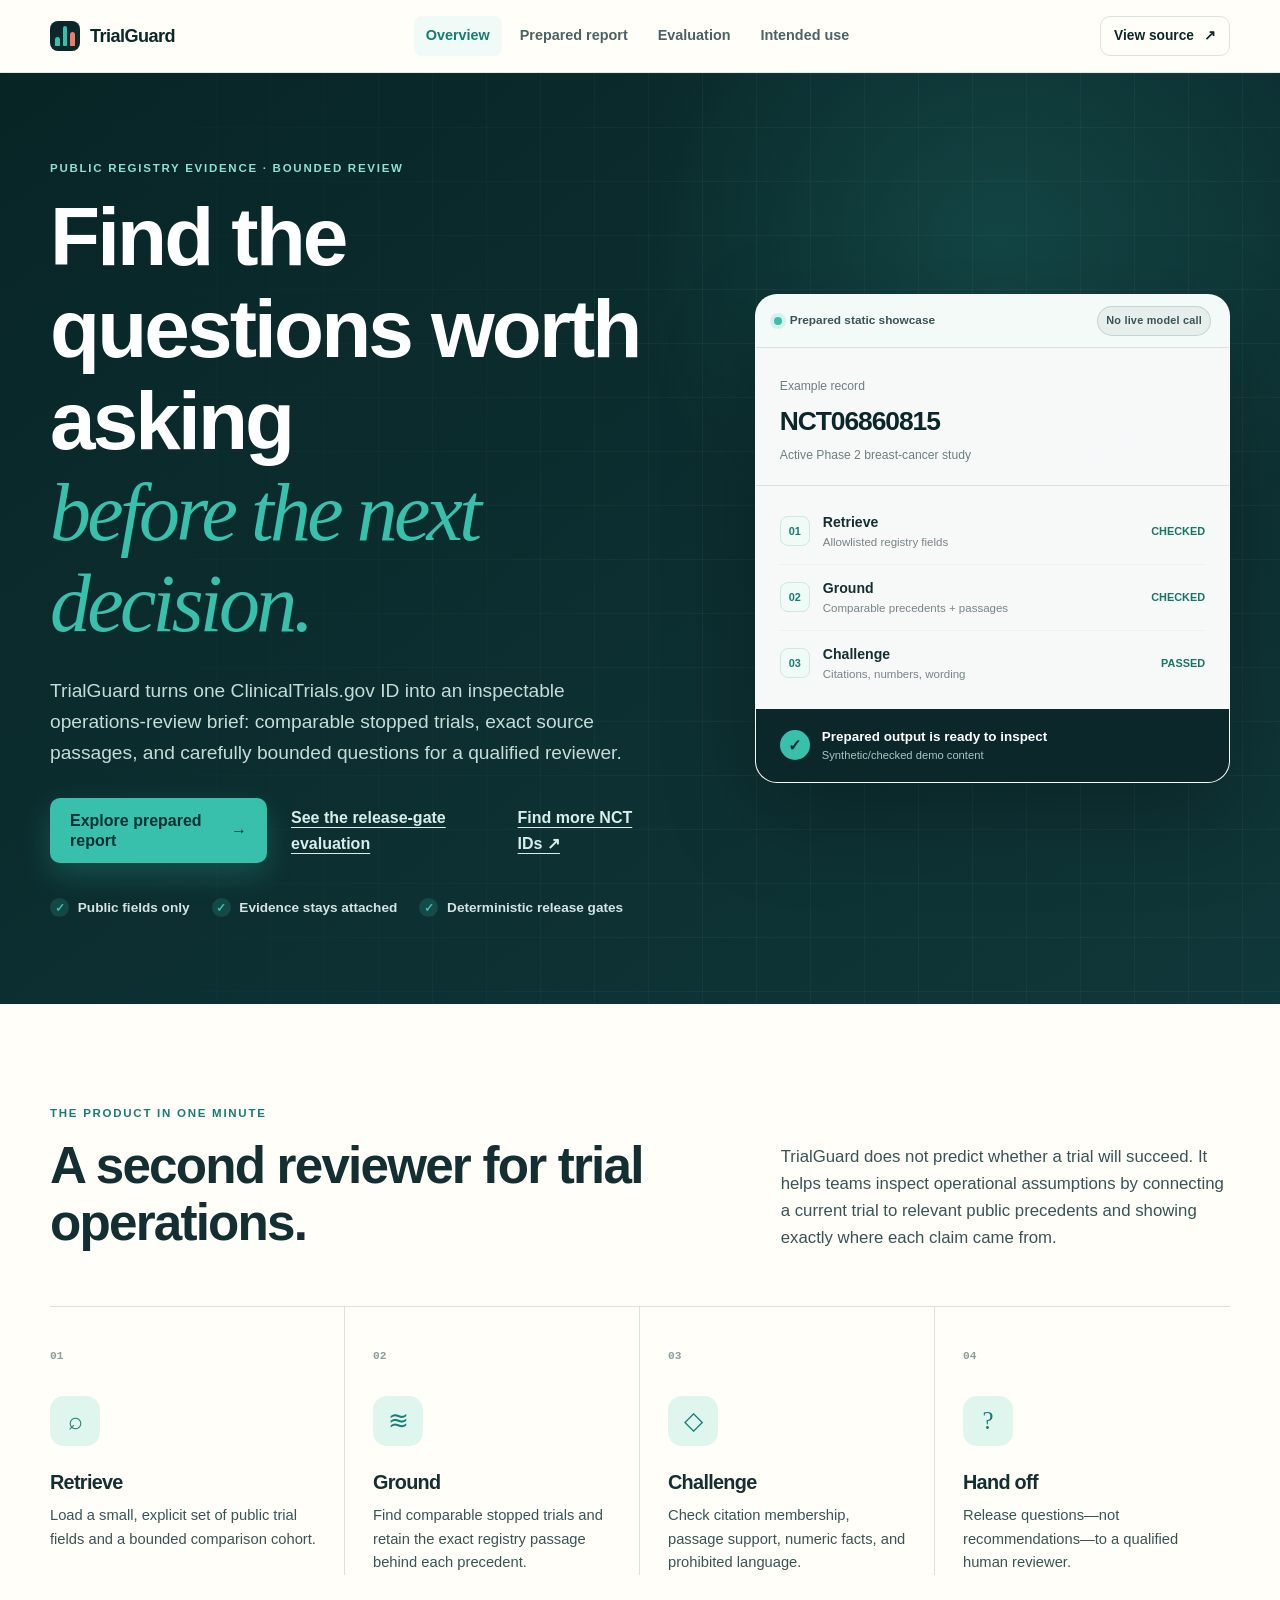
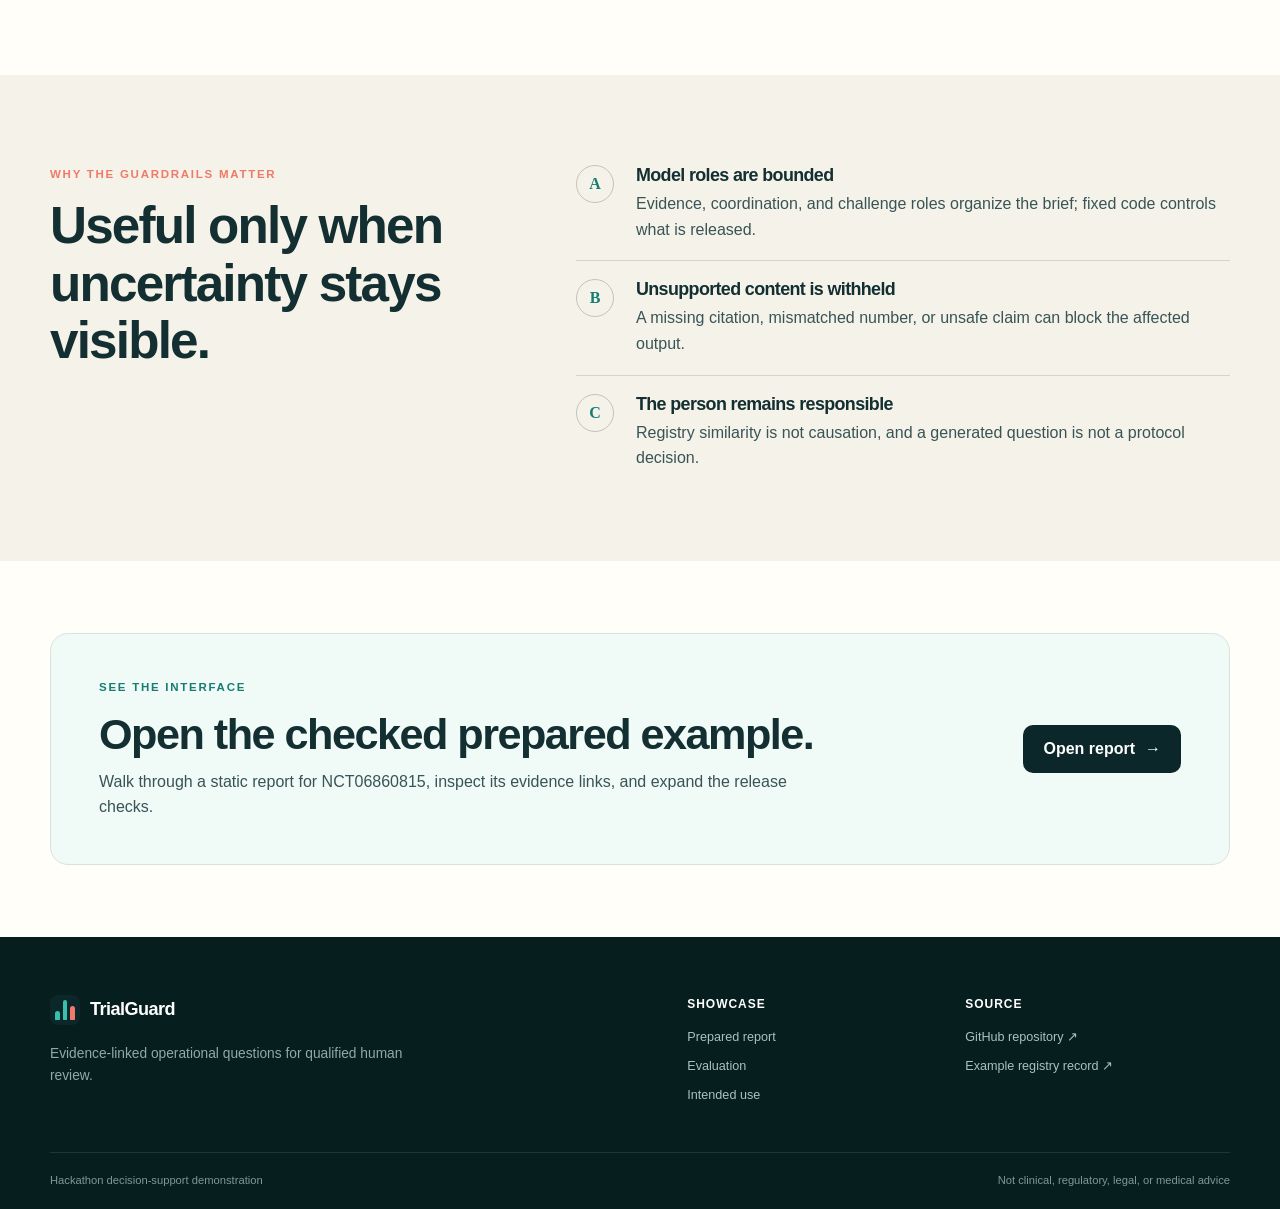
<file: docs/index.html>
<!doctype html>
<html lang="en">
  <head>
    <meta charset="utf-8">
    <meta name="viewport" content="width=device-width, initial-scale=1">
    <meta
      name="description"
      content="TrialGuard is an evidence-linked second review for clinical-trial operations. Explore a checked static demonstration and its release-gate evaluation."
    >
    <meta name="theme-color" content="#0b2729">
    <title>TrialGuard · Evidence-linked trial review</title>
    <link
      rel="icon"
      href="data:image/svg+xml,%3Csvg%20xmlns='http://www.w3.org/2000/svg'%20viewBox='0%200%2064%2064'%3E%3Crect%20rx='14'%20width='64'%20height='64'%20fill='%230b2729'/%3E%3Cpath%20d='M16%2044V30M32%2044V16M48%2044V25'%20stroke='%2338c0ad'%20stroke-width='9'%20stroke-linecap='round'/%3E%3C/svg%3E"
    >
    <link rel="stylesheet" href="styles.css">
    <script>document.documentElement.classList.add("js");</script>
    <script src="app.js" defer></script>
  </head>
  <body>
    <a class="skip-link" href="#main-content">Skip to content</a>

    <header class="site-header">
      <div class="shell header-inner">
        <a class="brand" href="#overview" data-route="overview" aria-label="TrialGuard home">
          <span class="brand-mark" aria-hidden="true">
            <span></span><span></span><span></span>
          </span>
          <span>TrialGuard</span>
        </a>

        <nav class="site-nav" aria-label="Primary navigation">
          <a href="#overview" data-route="overview">Overview</a>
          <a href="#report" data-route="report">Prepared report</a>
          <a href="#evaluation" data-route="evaluation">Evaluation</a>
          <a href="#boundary" data-route="boundary">Intended use</a>
        </nav>

        <a
          class="button button-small button-ghost"
          href="https://github.com/shubhamkragrawal/TrialGuard"
          target="_blank"
          rel="noopener noreferrer"
        >
          View source
          <span aria-hidden="true">↗</span>
        </a>
      </div>
    </header>

    <noscript>
      <div class="noscript-notice">
        JavaScript is off. All showcase sections remain readable below, but page-style navigation is disabled.
      </div>
    </noscript>

    <main id="main-content" tabindex="-1">
      <section class="page is-active" data-page="overview" aria-labelledby="overview-title">
        <div class="hero">
          <div class="hero-grid shell">
            <div class="hero-copy">
              <p class="eyebrow eyebrow-light">Public registry evidence · bounded review</p>
              <h1 id="overview-title">
                Find the questions worth asking
                <em>before the next decision.</em>
              </h1>
              <p class="hero-lede">
                TrialGuard turns one ClinicalTrials.gov ID into an inspectable
                operations-review brief: comparable stopped trials, exact source
                passages, and carefully bounded questions for a qualified reviewer.
              </p>
              <div class="hero-actions">
                <a class="button button-primary" href="#report" data-route="report">
                  Explore prepared report
                  <span aria-hidden="true">→</span>
                </a>
                <a class="text-link text-link-light" href="#evaluation" data-route="evaluation">
                  See the release-gate evaluation
                </a>
                <a
                  class="text-link text-link-light"
                  href="https://clinicaltrials.gov/search"
                  target="_blank"
                  rel="noopener noreferrer"
                >
                  Find more NCT IDs
                  <span aria-hidden="true">↗</span>
                </a>
              </div>
              <ul class="proof-list" aria-label="Product safeguards">
                <li><span aria-hidden="true">✓</span> Public fields only</li>
                <li><span aria-hidden="true">✓</span> Evidence stays attached</li>
                <li><span aria-hidden="true">✓</span> Deterministic release gates</li>
              </ul>
            </div>

            <aside class="hero-card" aria-label="TrialGuard review preview">
              <div class="hero-card-topline">
                <span class="live-dot" aria-hidden="true"></span>
                <span>Prepared static showcase</span>
                <span class="chip">No live model call</span>
              </div>
              <div class="trial-preview">
                <span class="micro-label">Example record</span>
                <strong>NCT06860815</strong>
                <p>Active Phase 2 breast-cancer study</p>
              </div>
              <ol class="mini-trace">
                <li>
                  <span class="trace-icon" aria-hidden="true">01</span>
                  <div><strong>Retrieve</strong><small>Allowlisted registry fields</small></div>
                  <span class="trace-state">Checked</span>
                </li>
                <li>
                  <span class="trace-icon" aria-hidden="true">02</span>
                  <div><strong>Ground</strong><small>Comparable precedents + passages</small></div>
                  <span class="trace-state">Checked</span>
                </li>
                <li>
                  <span class="trace-icon" aria-hidden="true">03</span>
                  <div><strong>Challenge</strong><small>Citations, numbers, wording</small></div>
                  <span class="trace-state">Passed</span>
                </li>
              </ol>
              <div class="hero-card-result">
                <span aria-hidden="true">✓</span>
                <div>
                  <strong>Prepared output is ready to inspect</strong>
                  <small>Synthetic/checked demo content</small>
                </div>
              </div>
            </aside>
          </div>
        </div>

        <div class="shell section">
          <div class="section-heading split-heading">
            <div>
              <p class="eyebrow">The product in one minute</p>
              <h2>A second reviewer for trial operations.</h2>
            </div>
            <p>
              TrialGuard does not predict whether a trial will succeed. It helps
              teams inspect operational assumptions by connecting a current trial
              to relevant public precedents and showing exactly where each claim came from.
            </p>
          </div>

          <ol class="process-grid">
            <li>
              <span class="process-number">01</span>
              <div class="process-symbol" aria-hidden="true">⌕</div>
              <h3>Retrieve</h3>
              <p>Load a small, explicit set of public trial fields and a bounded comparison cohort.</p>
            </li>
            <li>
              <span class="process-number">02</span>
              <div class="process-symbol" aria-hidden="true">≋</div>
              <h3>Ground</h3>
              <p>Find comparable stopped trials and retain the exact registry passage behind each precedent.</p>
            </li>
            <li>
              <span class="process-number">03</span>
              <div class="process-symbol" aria-hidden="true">◇</div>
              <h3>Challenge</h3>
              <p>Check citation membership, passage support, numeric facts, and prohibited language.</p>
            </li>
            <li>
              <span class="process-number">04</span>
              <div class="process-symbol" aria-hidden="true">?</div>
              <h3>Hand off</h3>
              <p>Release questions—not recommendations—to a qualified human reviewer.</p>
            </li>
          </ol>
        </div>

        <div class="trust-band">
          <div class="shell trust-grid">
            <div>
              <p class="eyebrow eyebrow-coral">Why the guardrails matter</p>
              <h2>Useful only when uncertainty stays visible.</h2>
            </div>
            <div class="trust-points">
              <article>
                <span aria-hidden="true">A</span>
                <div>
                  <h3>Model roles are bounded</h3>
                  <p>Evidence, coordination, and challenge roles organize the brief; fixed code controls what is released.</p>
                </div>
              </article>
              <article>
                <span aria-hidden="true">B</span>
                <div>
                  <h3>Unsupported content is withheld</h3>
                  <p>A missing citation, mismatched number, or unsafe claim can block the affected output.</p>
                </div>
              </article>
              <article>
                <span aria-hidden="true">C</span>
                <div>
                  <h3>The person remains responsible</h3>
                  <p>Registry similarity is not causation, and a generated question is not a protocol decision.</p>
                </div>
              </article>
            </div>
          </div>
        </div>

        <div class="shell section compact-section">
          <div class="cta-panel">
            <div>
              <p class="eyebrow">See the interface</p>
              <h2>Open the checked prepared example.</h2>
              <p>
                Walk through a static report for NCT06860815, inspect its evidence
                links, and expand the release checks.
              </p>
            </div>
            <a class="button button-dark" href="#report" data-route="report">
              Open report <span aria-hidden="true">→</span>
            </a>
          </div>
        </div>
      </section>

      <section class="page" data-page="report" aria-labelledby="report-title">
        <div class="context-bar">
          <div class="shell context-inner">
            <a href="#overview" data-route="overview">← Back to overview</a>
            <div>
              <span class="status-pill status-pill-demo">
                <span aria-hidden="true"></span>
                Static prepared example
              </span>
              <button class="copy-button" type="button" data-copy-link aria-label="Copy link to prepared report">
                Copy link
              </button>
            </div>
          </div>
        </div>

        <div class="shell report-shell">
          <div class="demo-disclosure" role="note">
            <span class="disclosure-icon" aria-hidden="true">i</span>
            <div>
              <strong>Synthetic/checked demonstration—not a live Bedrock run</strong>
              <p>
                This prepared interface uses NCT06860815 as the public example ID.
                The review narrative, comparison display, and pass states below are
                curated synthetic content for demonstrating TrialGuard’s checked
                output format. They must not be treated as a current assessment of the trial.
              </p>
            </div>
          </div>

          <header class="report-header">
            <div>
              <div class="report-meta">
                <span class="eyebrow">Prepared evidence review</span>
                <span class="chip chip-light">Prospective framing</span>
              </div>
              <h1 id="report-title">Active Phase 2 breast-cancer study</h1>
              <div class="trial-identity">
                <a
                  href="https://clinicaltrials.gov/study/NCT06860815"
                  target="_blank"
                  rel="noopener noreferrer"
                >
                  NCT06860815 <span aria-hidden="true">↗</span>
                </a>
                <span>Recruiting</span>
                <span>Phase 2</span>
              </div>
            </div>
            <div class="release-card" role="status">
              <span class="release-icon" aria-hidden="true">✓</span>
              <div>
                <small>Prepared release state</small>
                <strong>Approved for demonstration</strong>
                <p>The synthetic citations, facts, schema, and wording below passed the showcase checks.</p>
              </div>
            </div>
          </header>

          <div class="report-layout">
            <div class="report-main">
              <section class="report-section" aria-labelledby="snapshot-title">
                <div class="numbered-title">
                  <span>01</span>
                  <div>
                    <p class="eyebrow">Public-record snapshot</p>
                    <h2 id="snapshot-title">Trial at a glance</h2>
                  </div>
                </div>
                <p class="section-note">
                  Minimal registry descriptors are shown for orientation. This static
                  page does not claim a fresh retrieval timestamp.
                </p>
                <div class="fact-grid">
                  <article class="fact-card fact-card-wide">
                    <small>Condition area</small>
                    <div class="tag-row"><span>Breast cancer</span></div>
                  </article>
                  <article class="fact-card">
                    <small>Study phase</small>
                    <strong>Phase 2</strong>
                  </article>
                  <article class="fact-card">
                    <small>Registry status</small>
                    <strong>Recruiting</strong>
                  </article>
                  <article class="fact-card">
                    <small>Review framing</small>
                    <strong>Prospective</strong>
                  </article>
                  <article class="fact-card">
                    <small>Source</small>
                    <strong>ClinicalTrials.gov</strong>
                  </article>
                </div>
              </section>

              <section class="report-section" aria-labelledby="cohort-title">
                <div class="numbered-title">
                  <span>02</span>
                  <div>
                    <p class="eyebrow">Synthetic comparison display</p>
                    <h2 id="cohort-title">Bounded cohort context</h2>
                  </div>
                </div>
                <div class="cohort-panel">
                  <div class="cohort-topline">
                    <div>
                      <span class="status-pill status-pill-demo">Illustrative fixture</span>
                      <p>Designed to show how complete retrieval and denominators would be disclosed.</p>
                    </div>
                    <div class="withheld-metric">
                      <small>Live cohort rate</small>
                      <strong>Not claimed</strong>
                      <span>Static showcase</span>
                    </div>
                  </div>
                  <div class="filter-row" aria-label="Illustrative comparison filters">
                    <span>Condition area: breast cancer</span>
                    <span>Phase: Phase 2</span>
                    <span>Status: resolved records</span>
                  </div>
                </div>
              </section>

              <section class="report-section" aria-labelledby="evidence-title">
                <div class="numbered-title">
                  <span>03</span>
                  <div>
                    <p class="eyebrow">Synthetic evidence card</p>
                    <h2 id="evidence-title">How a precedent stays inspectable</h2>
                  </div>
                </div>
                <article class="evidence-card" id="evidence-demo-01">
                  <div class="evidence-topline">
                    <span class="evidence-index">DEMO E01</span>
                    <span class="synthetic-badge">Synthetic/checked</span>
                  </div>
                  <h3>Illustrative comparable stopped-trial precedent</h3>
                  <p>
                    This card intentionally uses a synthetic source passage so the
                    static showcase cannot be mistaken for a live finding about NCT06860815.
                  </p>
                  <blockquote>
                    <span>Illustrative stop-reason passage</span>
                    “Enrollment was slower than anticipated.”
                  </blockquote>
                  <div class="source-row">
                    <code>protocolSection.statusModule.whyStopped</code>
                    <span>Fixture passage verified literally</span>
                  </div>
                </article>
              </section>

              <section class="report-section" aria-labelledby="question-title">
                <div class="numbered-title">
                  <span>04</span>
                  <div>
                    <p class="eyebrow">For qualified human review</p>
                    <h2 id="question-title">Question to examine</h2>
                  </div>
                </div>
                <article class="question-card">
                  <span class="question-number">01</span>
                  <div>
                    <span class="synthetic-badge">Synthetic/checked question</span>
                    <h3>
                      Which site-activation and enrollment assumptions should the
                      operations team stress-test before relying on the current recruitment plan?
                    </h3>
                    <p>
                      The illustrative precedent shows the intended reasoning pattern:
                      surface an operational topic, attach the evidence, and phrase the
                      output as a question rather than a recommendation.
                    </p>
                    <p class="uncertainty">
                      <strong>Uncertainty:</strong> Registry stop reasons are self-reported,
                      incomplete, and do not establish causation or transferability.
                    </p>
                    <a class="evidence-link" href="#evidence-demo-01">View supporting demo evidence ↑</a>
                  </div>
                </article>
              </section>
            </div>

            <aside class="report-sidebar" aria-label="Prepared report validation">
              <section class="sidebar-card">
                <div class="sidebar-heading">
                  <span class="agent-avatar" aria-hidden="true">C</span>
                  <div>
                    <small>Prepared challenge result</small>
                    <h2>Approved</h2>
                  </div>
                  <span class="approved-dot" aria-label="Approved"></span>
                </div>
                <p>
                  No unresolved finding remains in this curated synthetic example.
                </p>
                <div class="revision-row">
                  <span>Revision cycles</span><strong>0 / 1</strong>
                </div>
              </section>

              <section class="sidebar-card">
                <div class="sidebar-title-row">
                  <div>
                    <small>Deterministic gates</small>
                    <h2>Release checks</h2>
                  </div>
                  <strong class="check-score">4/4</strong>
                </div>
                <ul class="check-list">
                  <li>
                    <span aria-hidden="true">✓</span>
                    <div><strong>Citation membership</strong><small>Demo evidence ID resolves in this page.</small></div>
                    <em>Passed</em>
                  </li>
                  <li>
                    <span aria-hidden="true">✓</span>
                    <div><strong>Passage support</strong><small>Displayed quote matches its fixture passage.</small></div>
                    <em>Passed</em>
                  </li>
                  <li>
                    <span aria-hidden="true">✓</span>
                    <div><strong>Numeric facts</strong><small>No unsupported numeric claim is released.</small></div>
                    <em>Passed</em>
                  </li>
                  <li>
                    <span aria-hidden="true">✓</span>
                    <div><strong>Bounded language</strong><small>No causal, prescriptive, or go/no-go claim.</small></div>
                    <em>Passed</em>
                  </li>
                </ul>
              </section>

              <details class="sidebar-card trace-card">
                <summary>
                  <span><small>Inspectable metadata</small><strong>Prepared trace</strong></span>
                  <span aria-hidden="true">⌄</span>
                </summary>
                <ol>
                  <li><span>01</span><div><strong>Fixture loaded</strong><small>Local static content</small></div></li>
                  <li><span>02</span><div><strong>Evidence linked</strong><small>One synthetic passage</small></div></li>
                  <li><span>03</span><div><strong>Checks represented</strong><small>Four checked conditions</small></div></li>
                  <li><span>04</span><div><strong>Page rendered</strong><small>No external services called</small></div></li>
                </ol>
              </details>

              <div class="read-note">
                <span aria-hidden="true">i</span>
                <p><strong>Read with the source.</strong> Similarity is not causation, and registry data can be incomplete.</p>
              </div>
            </aside>
          </div>

          <div class="next-panel">
            <div>
              <p class="eyebrow">What was actually tested?</p>
              <h2>See the frozen seven-case release-gate suite.</h2>
            </div>
            <a class="button button-dark" href="#evaluation" data-route="evaluation">
              View evaluation <span aria-hidden="true">→</span>
            </a>
          </div>
        </div>
      </section>

      <section class="page" data-page="evaluation" aria-labelledby="evaluation-title">
        <div class="evaluation-hero">
          <div class="shell evaluation-hero-grid">
            <div>
              <p class="eyebrow eyebrow-light">Frozen synthetic test suite</p>
              <h1 id="evaluation-title">Seven cases.<br>Failures included.</h1>
              <p>
                TrialGuard was checked not only on a successful evidence-rich case,
                but also on situations where a responsible system should withhold,
                block, or reframe output.
              </p>
            </div>
            <div class="score-card" aria-label="Evaluation score: 7 of 7 expected outcomes matched">
              <div class="score-ring">
                <span><strong>7/7</strong><small>expected outcomes</small></span>
              </div>
              <div>
                <small>Fixture mode</small>
                <strong>Synthetic offline</strong>
                <small>Recorded result</small>
                <strong>All matched</strong>
              </div>
            </div>
          </div>
        </div>

        <div class="shell section">
          <div class="evaluation-disclosure">
            <span aria-hidden="true">✓</span>
            <p>
              <strong>What 7/7 means:</strong> the software produced the expected
              release state and expected failed checks for seven frozen synthetic
              fixtures. It is not a measure of clinical accuracy, safety, utility,
              model quality, or real-world performance.
            </p>
          </div>

          <div class="section-heading split-heading evaluation-heading">
            <div>
              <p class="eyebrow">Expected behavior by case</p>
              <h2>The system also passes by refusing.</h2>
            </div>
            <p>
              Every case below is synthetic. For adversarial fixtures, a blocked
              output is the desired and passing behavior.
            </p>
          </div>

          <div class="case-list" role="list" aria-label="Seven synthetic evaluation cases">
            <article role="listitem">
              <span class="case-number">01</span>
              <div><h3>Evidence-rich trial analogue</h3><p>Grounding and supported question release</p></div>
              <span class="expected-state state-full">Full release</span>
              <span class="pass-state"><span aria-hidden="true">✓</span> Matched</span>
            </article>
            <article role="listitem">
              <span class="case-number">02</span>
              <div><h3>Sparse-evidence trial analogue</h3><p>Evidence sufficiency and honest limitation</p></div>
              <span class="expected-state state-partial">Partial release</span>
              <span class="pass-state"><span aria-hidden="true">✓</span> Matched</span>
            </article>
            <article role="listitem">
              <span class="case-number">03</span>
              <div><h3>Invalid NCT ID</h3><p>Input format validation before processing</p></div>
              <span class="expected-state state-blocked">Blocked</span>
              <span class="pass-state"><span aria-hidden="true">✓</span> Matched</span>
            </article>
            <article role="listitem">
              <span class="case-number">04</span>
              <div><h3>Resolved trial requested as prospective</h3><p>Temporal framing boundary</p></div>
              <span class="expected-state state-blocked">Blocked</span>
              <span class="pass-state"><span aria-hidden="true">✓</span> Matched</span>
            </article>
            <article role="listitem">
              <span class="case-number">05</span>
              <div><h3>Injected instruction in registry text</h3><p>Untrusted-content prompt-injection defense</p></div>
              <span class="expected-state state-blocked">Blocked</span>
              <span class="pass-state"><span aria-hidden="true">✓</span> Matched</span>
            </article>
            <article role="listitem">
              <span class="case-number">06</span>
              <div><h3>Fabricated citation</h3><p>Evidence-bundle membership and literal support</p></div>
              <span class="expected-state state-blocked">Blocked</span>
              <span class="pass-state"><span aria-hidden="true">✓</span> Matched</span>
            </article>
            <article role="listitem">
              <span class="case-number">07</span>
              <div><h3>Numeric claim mismatch</h3><p>Generated number versus deterministic fact</p></div>
              <span class="expected-state state-blocked">Blocked</span>
              <span class="pass-state"><span aria-hidden="true">✓</span> Matched</span>
            </article>
          </div>

          <div class="principle-grid">
            <article>
              <span>01</span>
              <h3>Grounding</h3>
              <p>Source IDs, quoted passages, and numeric facts must agree with the current evidence bundle.</p>
            </article>
            <article>
              <span>02</span>
              <h3>Restraint</h3>
              <p>Sparse, unsafe, retrospective, and unsupported cases are withheld or explicitly reframed.</p>
            </article>
            <article>
              <span>03</span>
              <h3>Human review</h3>
              <p>The suite does not establish clinical utility, independent validation, or regulatory suitability.</p>
            </article>
          </div>

          <div class="center-action">
            <a class="button button-dark" href="#boundary" data-route="boundary">
              Read the intended-use boundary <span aria-hidden="true">→</span>
            </a>
          </div>
        </div>
      </section>

      <section class="page" data-page="boundary" aria-labelledby="boundary-title">
        <div class="boundary-hero">
          <div class="shell">
            <p class="eyebrow eyebrow-coral">Human decision boundary</p>
            <h1 id="boundary-title">TrialGuard raises review questions.<br>It does not make the decision.</h1>
          </div>
        </div>

        <div class="shell section boundary-content">
          <div class="boundary-intro">
            <div>
              <p class="eyebrow">Intended use</p>
              <h2>A bounded decision-support demonstration.</h2>
            </div>
            <p>
              TrialGuard is designed for a clinical-operations or trial-feasibility
              reviewer at a sponsor or CRO. It organizes selected public registry
              evidence into an inspectable brief. The qualified user remains
              responsible for every protocol and operational decision.
            </p>
          </div>

          <div class="boundary-columns">
            <section class="does-card">
              <span class="card-symbol" aria-hidden="true">✓</span>
              <h2>What it demonstrates</h2>
              <ul>
                <li>Retrieval from allowlisted public registry fields</li>
                <li>Transparent, bounded comparison logic</li>
                <li>Evidence-linked operational review questions</li>
                <li>Deterministic gates around generated output</li>
                <li>Visible uncertainty, limitations, and source links</li>
              </ul>
            </section>
            <section class="does-not-card">
              <span class="card-symbol" aria-hidden="true">×</span>
              <h2>What it does not do</h2>
              <ul>
                <li>Predict trial termination or individual outcomes</li>
                <li>Recommend treatment, protocol, or design changes</li>
                <li>Issue go/no-go, clinical, regulatory, or legal advice</li>
                <li>Process patient data or confidential protocols</li>
                <li>Replace clinical, regulatory, or operational judgment</li>
              </ul>
            </section>
          </div>

          <aside class="hosting-note" aria-labelledby="hosting-note-title">
            <span class="hosting-icon" aria-hidden="true">AWS</span>
            <div>
              <p class="eyebrow">Hosting status</p>
              <h2 id="hosting-note-title">Why this static showcase exists</h2>
              <p>
                The intended deployment uses AWS in <code>us-east-1</code>, with
                Bedrock for bounded model roles and a managed web service for the
                application. The current workshop role allows model experimentation
                but denies the hosting services needed to publish the live app.
                This GitHub Pages site is the reviewed static fallback; it makes no
                live Bedrock or ClinicalTrials.gov requests.
              </p>
            </div>
          </aside>

          <div class="source-panel">
            <div>
              <p class="eyebrow">Inspect the implementation</p>
              <h2>Source, checks, fixtures, and deployment templates are public.</h2>
            </div>
            <a
              class="button button-primary"
              href="https://github.com/shubhamkragrawal/TrialGuard"
              target="_blank"
              rel="noopener noreferrer"
            >
              Open GitHub repository <span aria-hidden="true">↗</span>
            </a>
          </div>
        </div>
      </section>
    </main>

    <footer class="site-footer">
      <div class="shell footer-grid">
        <div>
          <a class="brand brand-footer" href="#overview" data-route="overview">
            <span class="brand-mark" aria-hidden="true">
              <span></span><span></span><span></span>
            </span>
            <span>TrialGuard</span>
          </a>
          <p>Evidence-linked operational questions for qualified human review.</p>
        </div>
        <div>
          <strong>Showcase</strong>
          <a href="#report" data-route="report">Prepared report</a>
          <a href="#evaluation" data-route="evaluation">Evaluation</a>
          <a href="#boundary" data-route="boundary">Intended use</a>
        </div>
        <div>
          <strong>Source</strong>
          <a
            href="https://github.com/shubhamkragrawal/TrialGuard"
            target="_blank"
            rel="noopener noreferrer"
          >GitHub repository ↗</a>
          <a
            href="https://clinicaltrials.gov/study/NCT06860815"
            target="_blank"
            rel="noopener noreferrer"
          >Example registry record ↗</a>
        </div>
      </div>
      <div class="shell footer-bottom">
        <span>Hackathon decision-support demonstration</span>
        <span>Not clinical, regulatory, legal, or medical advice</span>
      </div>
    </footer>

    <div class="toast" role="status" aria-live="polite" aria-atomic="true" data-toast></div>
  </body>
</html>
</file>
<file: docs/styles.css>
:root {
  --ink: #132f31;
  --ink-soft: #385456;
  --navy: #0b2729;
  --navy-2: #123a3d;
  --teal: #38c0ad;
  --teal-dark: #167d72;
  --mint: #dff6ef;
  --mint-light: #f0faf7;
  --coral: #ef7a68;
  --coral-light: #fff0eb;
  --cream: #f5f2e9;
  --paper: #fffef9;
  --white: #ffffff;
  --line: #d8e3df;
  --line-dark: rgba(255, 255, 255, 0.16);
  --success: #157665;
  --warning: #9b641e;
  --danger: #a53f39;
  --shadow: 0 20px 60px rgba(7, 42, 43, 0.12);
  --shadow-soft: 0 10px 30px rgba(7, 42, 43, 0.08);
  --radius: 18px;
  --radius-small: 10px;
  --shell: 1180px;
}

* {
  box-sizing: border-box;
}

html {
  scroll-behavior: smooth;
  color-scheme: light;
}

body {
  margin: 0;
  background: var(--paper);
  color: var(--ink);
  font-family:
    Inter, ui-sans-serif, -apple-system, BlinkMacSystemFont, "Segoe UI",
    sans-serif;
  font-size: 16px;
  line-height: 1.6;
  text-rendering: optimizeLegibility;
}

button,
input,
textarea,
select {
  font: inherit;
}

button,
a {
  -webkit-tap-highlight-color: transparent;
}

a {
  color: inherit;
}

img,
svg {
  max-width: 100%;
}

h1,
h2,
h3,
p {
  margin-top: 0;
}

h1,
h2,
h3 {
  line-height: 1.12;
  letter-spacing: -0.035em;
}

h1 {
  font-size: clamp(2.9rem, 6.7vw, 6rem);
}

h2 {
  font-size: clamp(2rem, 4vw, 3.35rem);
}

h3 {
  font-size: 1.12rem;
}

code {
  font-family: "SFMono-Regular", Consolas, "Liberation Mono", monospace;
}

.shell {
  width: min(calc(100% - 40px), var(--shell));
  margin-inline: auto;
}

.skip-link {
  position: fixed;
  z-index: 1000;
  top: 10px;
  left: 10px;
  padding: 10px 14px;
  border-radius: 8px;
  background: var(--white);
  color: var(--navy);
  font-weight: 750;
  transform: translateY(-150%);
  transition: transform 160ms ease;
}

.skip-link:focus {
  transform: translateY(0);
}

:focus-visible {
  outline: 3px solid var(--coral);
  outline-offset: 3px;
}

.site-header {
  position: sticky;
  z-index: 50;
  top: 0;
  border-bottom: 1px solid rgba(12, 44, 45, 0.1);
  background: rgba(255, 254, 249, 0.94);
  backdrop-filter: blur(16px);
}

.header-inner {
  min-height: 72px;
  display: flex;
  align-items: center;
  gap: 28px;
}

.brand {
  display: inline-flex;
  flex: 0 0 auto;
  align-items: center;
  gap: 10px;
  color: var(--navy);
  font-size: 1.13rem;
  font-weight: 800;
  letter-spacing: -0.03em;
  text-decoration: none;
}

.brand-mark {
  width: 30px;
  height: 30px;
  display: grid;
  grid-template-columns: repeat(3, 1fr);
  align-items: end;
  gap: 3px;
  padding: 5px;
  border-radius: 8px;
  background: var(--navy);
}

.brand-mark span {
  display: block;
  border-radius: 3px 3px 1px 1px;
  background: var(--teal);
}

.brand-mark span:nth-child(1) {
  height: 45%;
}

.brand-mark span:nth-child(2) {
  height: 100%;
}

.brand-mark span:nth-child(3) {
  height: 68%;
  background: var(--coral);
}

.site-nav {
  display: flex;
  flex: 1;
  justify-content: center;
  gap: 6px;
}

.site-nav a {
  padding: 8px 12px;
  border-radius: 8px;
  color: #4a6263;
  font-size: 0.9rem;
  font-weight: 680;
  text-decoration: none;
}

.site-nav a:hover,
.site-nav a[aria-current="page"] {
  background: var(--mint-light);
  color: var(--teal-dark);
}

.button {
  min-height: 48px;
  display: inline-flex;
  align-items: center;
  justify-content: center;
  gap: 10px;
  padding: 12px 19px;
  border: 1px solid transparent;
  border-radius: 10px;
  font-weight: 780;
  line-height: 1.2;
  text-decoration: none;
  transition:
    transform 160ms ease,
    box-shadow 160ms ease,
    background 160ms ease;
}

.button:hover {
  transform: translateY(-2px);
}

.button-small {
  min-height: 40px;
  padding: 9px 13px;
  font-size: 0.86rem;
}

.button-primary {
  background: var(--teal);
  color: #062f2f;
  box-shadow: 0 12px 30px rgba(56, 192, 173, 0.24);
}

.button-primary:hover {
  background: #49cbb8;
  box-shadow: 0 16px 34px rgba(56, 192, 173, 0.3);
}

.button-dark {
  background: var(--navy);
  color: var(--white);
}

.button-dark:hover {
  background: var(--navy-2);
  box-shadow: var(--shadow-soft);
}

.button-ghost {
  border-color: var(--line);
  background: transparent;
  color: var(--navy);
}

.button-ghost:hover {
  background: var(--white);
}

.text-link {
  font-weight: 760;
  text-underline-offset: 4px;
}

.text-link-light {
  color: #d8eeea;
}

.eyebrow {
  margin-bottom: 14px;
  color: var(--teal-dark);
  font-size: 0.72rem;
  font-weight: 850;
  letter-spacing: 0.15em;
  text-transform: uppercase;
}

.eyebrow-light {
  color: #8ee0d2;
}

.eyebrow-coral {
  color: var(--coral);
}

.noscript-notice {
  padding: 12px 20px;
  background: var(--coral-light);
  color: var(--danger);
  font-weight: 700;
  text-align: center;
}

.js .page:not(.is-active) {
  display: none;
}

.hero {
  position: relative;
  overflow: hidden;
  background:
    radial-gradient(circle at 78% 18%, rgba(56, 192, 173, 0.16), transparent 23rem),
    linear-gradient(145deg, #082526 0%, #103739 100%);
  color: var(--white);
}

.hero::before {
  position: absolute;
  inset: 0;
  background-image:
    linear-gradient(rgba(255, 255, 255, 0.035) 1px, transparent 1px),
    linear-gradient(90deg, rgba(255, 255, 255, 0.035) 1px, transparent 1px);
  background-size: 54px 54px;
  content: "";
  mask-image: linear-gradient(to right, transparent, #000 55%);
  pointer-events: none;
}

.hero-grid {
  position: relative;
  min-height: 690px;
  display: grid;
  grid-template-columns: minmax(0, 1.12fr) minmax(380px, 0.88fr);
  align-items: center;
  gap: clamp(48px, 8vw, 100px);
  padding-block: 86px;
}

.hero-copy h1 {
  max-width: 760px;
  margin-bottom: 26px;
  font-size: clamp(3rem, 6.4vw, 5.7rem);
  font-weight: 760;
}

.hero-copy h1 em {
  display: block;
  color: var(--teal);
  font-family: Georgia, "Times New Roman", serif;
  font-weight: 500;
  letter-spacing: -0.045em;
}

.hero-lede {
  max-width: 690px;
  margin-bottom: 30px;
  color: #c7dbd9;
  font-size: clamp(1rem, 2vw, 1.2rem);
}

.hero-actions {
  display: flex;
  align-items: center;
  gap: 24px;
  margin-bottom: 34px;
}

.proof-list {
  display: flex;
  flex-wrap: wrap;
  gap: 14px 22px;
  margin: 0;
  padding: 0;
  color: #d4e4e2;
  font-size: 0.85rem;
  font-weight: 650;
  list-style: none;
}

.proof-list span {
  width: 19px;
  height: 19px;
  display: inline-grid;
  place-items: center;
  margin-right: 5px;
  border-radius: 999px;
  background: rgba(56, 192, 173, 0.18);
  color: var(--teal);
  font-size: 0.72rem;
}

.hero-card {
  position: relative;
  overflow: hidden;
  border: 1px solid rgba(255, 255, 255, 0.15);
  border-radius: 22px;
  background: rgba(255, 255, 255, 0.97);
  color: var(--ink);
  box-shadow: 0 34px 90px rgba(0, 0, 0, 0.26);
}

.hero-card-topline {
  min-height: 52px;
  display: flex;
  align-items: center;
  gap: 8px;
  padding: 11px 18px;
  border-bottom: 1px solid var(--line);
  background: #f3faf7;
  color: var(--ink-soft);
  font-size: 0.74rem;
  font-weight: 750;
}

.live-dot {
  width: 8px;
  height: 8px;
  border-radius: 50%;
  background: var(--teal);
  box-shadow: 0 0 0 4px rgba(56, 192, 173, 0.16);
}

.chip {
  display: inline-flex;
  align-items: center;
  padding: 5px 8px;
  border: 1px solid rgba(11, 39, 41, 0.14);
  border-radius: 999px;
  background: rgba(11, 39, 41, 0.05);
  color: var(--ink-soft);
  font-size: 0.68rem;
  font-weight: 780;
  letter-spacing: 0.02em;
}

.hero-card-topline .chip {
  margin-left: auto;
}

.chip-light {
  background: var(--mint-light);
  color: var(--teal-dark);
}

.trial-preview {
  padding: 24px 24px 20px;
  border-bottom: 1px solid var(--line);
}

.micro-label,
.trial-preview p {
  color: #6c7f7f;
  font-size: 0.76rem;
}

.trial-preview strong {
  display: block;
  margin: 3px 0;
  color: var(--navy);
  font-size: 1.65rem;
  letter-spacing: -0.04em;
}

.trial-preview p {
  margin-bottom: 0;
}

.mini-trace {
  margin: 0;
  padding: 13px 24px;
  list-style: none;
}

.mini-trace li {
  display: grid;
  grid-template-columns: 32px 1fr auto;
  align-items: center;
  gap: 11px;
  padding: 12px 0;
  border-bottom: 1px solid #edf1ef;
}

.mini-trace li:last-child {
  border-bottom: 0;
}

.trace-icon {
  width: 30px;
  height: 30px;
  display: grid;
  place-items: center;
  border: 1px solid #cfe8e2;
  border-radius: 8px;
  background: var(--mint-light);
  color: var(--teal-dark);
  font-size: 0.68rem;
  font-weight: 800;
}

.mini-trace strong,
.mini-trace small {
  display: block;
}

.mini-trace strong {
  font-size: 0.88rem;
}

.mini-trace small {
  color: #758586;
  font-size: 0.72rem;
}

.trace-state {
  color: var(--success);
  font-size: 0.68rem;
  font-weight: 800;
  text-transform: uppercase;
}

.hero-card-result {
  display: flex;
  align-items: center;
  gap: 12px;
  padding: 17px 24px;
  background: var(--navy);
  color: var(--white);
}

.hero-card-result > span {
  width: 30px;
  height: 30px;
  display: grid;
  flex: 0 0 auto;
  place-items: center;
  border-radius: 50%;
  background: var(--teal);
  color: var(--navy);
  font-weight: 900;
}

.hero-card-result strong,
.hero-card-result small {
  display: block;
}

.hero-card-result strong {
  font-size: 0.84rem;
}

.hero-card-result small {
  color: #a9c5c3;
  font-size: 0.7rem;
}

.section {
  padding-block: 100px;
}

.compact-section {
  padding-block: 72px;
}

.section-heading {
  margin-bottom: 54px;
}

.section-heading h2,
.boundary-intro h2 {
  max-width: 620px;
  margin-bottom: 0;
}

.split-heading {
  display: grid;
  grid-template-columns: minmax(0, 1fr) minmax(300px, 0.68fr);
  gap: 70px;
  align-items: end;
}

.split-heading > p,
.boundary-intro > p {
  margin-bottom: 0;
  color: var(--ink-soft);
  font-size: 1.05rem;
}

.process-grid {
  display: grid;
  grid-template-columns: repeat(4, 1fr);
  margin: 0;
  padding: 0;
  border-top: 1px solid var(--line);
  list-style: none;
}

.process-grid li {
  position: relative;
  padding: 34px 28px 0;
  border-right: 1px solid var(--line);
}

.process-grid li:first-child {
  padding-left: 0;
}

.process-grid li:last-child {
  border-right: 0;
}

.process-number {
  color: #8b9c9c;
  font-family: "SFMono-Regular", Consolas, monospace;
  font-size: 0.7rem;
  font-weight: 750;
}

.process-symbol {
  width: 50px;
  height: 50px;
  display: grid;
  place-items: center;
  margin: 30px 0 25px;
  border-radius: 14px;
  background: var(--mint);
  color: var(--teal-dark);
  font-family: Georgia, serif;
  font-size: 1.55rem;
}

.process-grid h3 {
  margin-bottom: 11px;
  font-size: 1.24rem;
}

.process-grid p {
  margin-bottom: 0;
  color: var(--ink-soft);
  font-size: 0.92rem;
}

.trust-band {
  padding-block: 90px;
  background: var(--cream);
}

.trust-grid {
  display: grid;
  grid-template-columns: minmax(0, 0.8fr) minmax(0, 1.2fr);
  gap: 90px;
}

.trust-grid h2 {
  max-width: 480px;
  margin-bottom: 0;
}

.trust-points {
  display: grid;
  gap: 18px;
}

.trust-points article {
  display: grid;
  grid-template-columns: 42px 1fr;
  gap: 18px;
  padding-bottom: 18px;
  border-bottom: 1px solid #d7d4ca;
}

.trust-points article:last-child {
  padding-bottom: 0;
  border-bottom: 0;
}

.trust-points article > span {
  width: 38px;
  height: 38px;
  display: grid;
  place-items: center;
  border: 1px solid #c6c2b7;
  border-radius: 50%;
  color: var(--teal-dark);
  font-family: Georgia, serif;
  font-weight: 700;
}

.trust-points h3 {
  margin-bottom: 6px;
}

.trust-points p {
  margin-bottom: 0;
  color: var(--ink-soft);
}

.cta-panel,
.next-panel,
.source-panel {
  display: flex;
  align-items: center;
  justify-content: space-between;
  gap: 40px;
  padding: 44px 48px;
  border: 1px solid var(--line);
  border-radius: var(--radius);
  background: var(--mint-light);
}

.cta-panel h2,
.next-panel h2,
.source-panel h2 {
  margin-bottom: 10px;
  font-size: clamp(1.8rem, 4vw, 2.7rem);
}

.cta-panel p:last-child {
  max-width: 690px;
  margin-bottom: 0;
  color: var(--ink-soft);
}

.context-bar {
  border-bottom: 1px solid var(--line);
  background: #f1f6f3;
}

.context-inner {
  min-height: 54px;
  display: flex;
  align-items: center;
  justify-content: space-between;
  gap: 20px;
  font-size: 0.8rem;
}

.context-inner > a {
  font-weight: 750;
  text-decoration: none;
}

.context-inner > div {
  display: flex;
  align-items: center;
  gap: 10px;
}

.status-pill {
  display: inline-flex;
  align-items: center;
  gap: 7px;
  padding: 5px 9px;
  border-radius: 999px;
  font-size: 0.69rem;
  font-weight: 800;
  letter-spacing: 0.02em;
}

.status-pill-demo {
  border: 1px solid #c7dcd6;
  background: #e5f3ef;
  color: #246b61;
}

.status-pill-demo > span {
  width: 7px;
  height: 7px;
  border-radius: 50%;
  background: var(--teal-dark);
}

.copy-button {
  padding: 5px 9px;
  border: 1px solid var(--line);
  border-radius: 7px;
  background: var(--white);
  color: var(--ink);
  font-size: 0.72rem;
  font-weight: 730;
  cursor: pointer;
}

.report-shell {
  padding-block: 36px 82px;
}

.demo-disclosure {
  display: flex;
  gap: 15px;
  margin-bottom: 38px;
  padding: 18px 20px;
  border: 1px solid #edc2b8;
  border-left: 4px solid var(--coral);
  border-radius: 10px;
  background: var(--coral-light);
}

.disclosure-icon,
.read-note > span {
  width: 25px;
  height: 25px;
  display: grid;
  flex: 0 0 auto;
  place-items: center;
  border-radius: 50%;
  background: var(--coral);
  color: var(--white);
  font-family: Georgia, serif;
  font-weight: 800;
}

.demo-disclosure p {
  margin-bottom: 0;
  color: #754b45;
  font-size: 0.88rem;
}

.report-header {
  display: grid;
  grid-template-columns: minmax(0, 1fr) 390px;
  align-items: end;
  gap: 60px;
  padding-bottom: 40px;
  border-bottom: 1px solid var(--line);
}

.report-meta {
  display: flex;
  align-items: center;
  gap: 12px;
}

.report-meta .eyebrow {
  margin-bottom: 0;
}

.report-header h1 {
  max-width: 700px;
  margin: 17px 0 16px;
  font-size: clamp(2.5rem, 5vw, 4.6rem);
}

.trial-identity {
  display: flex;
  flex-wrap: wrap;
  gap: 10px;
  align-items: center;
  color: #657979;
  font-size: 0.83rem;
  font-weight: 650;
}

.trial-identity > * {
  padding-right: 10px;
  border-right: 1px solid #bdccca;
}

.trial-identity > *:last-child {
  border-right: 0;
}

.trial-identity a {
  color: var(--teal-dark);
  font-weight: 800;
  text-underline-offset: 3px;
}

.release-card {
  display: grid;
  grid-template-columns: 48px 1fr;
  gap: 15px;
  padding: 20px;
  border: 1px solid #b7ded4;
  border-radius: 13px;
  background: var(--mint-light);
}

.release-icon {
  width: 46px;
  height: 46px;
  display: grid;
  place-items: center;
  border-radius: 50%;
  background: var(--teal);
  color: var(--navy);
  font-size: 1.3rem;
  font-weight: 900;
}

.release-card small,
.release-card strong {
  display: block;
}

.release-card small {
  color: #608179;
  font-size: 0.67rem;
  font-weight: 800;
  letter-spacing: 0.08em;
  text-transform: uppercase;
}

.release-card strong {
  margin: 2px 0 3px;
  font-size: 1rem;
}

.release-card p {
  margin-bottom: 0;
  color: #456b64;
  font-size: 0.76rem;
  line-height: 1.45;
}

.report-layout {
  display: grid;
  grid-template-columns: minmax(0, 1fr) 340px;
  gap: 60px;
  padding-top: 40px;
}

.report-main {
  min-width: 0;
}

.report-section {
  padding: 8px 0 56px;
  border-bottom: 1px solid var(--line);
}

.report-section + .report-section {
  padding-top: 50px;
}

.report-section:last-child {
  border-bottom: 0;
}

.numbered-title {
  display: grid;
  grid-template-columns: 42px 1fr;
  gap: 14px;
  align-items: start;
  margin-bottom: 26px;
}

.numbered-title > span {
  padding-top: 4px;
  color: #829392;
  font-family: "SFMono-Regular", Consolas, monospace;
  font-size: 0.72rem;
  font-weight: 750;
}

.numbered-title .eyebrow {
  margin-bottom: 5px;
}

.numbered-title h2 {
  margin-bottom: 0;
  font-size: clamp(1.65rem, 3vw, 2.4rem);
}

.section-note {
  margin: -10px 0 24px 56px;
  color: var(--ink-soft);
  font-size: 0.88rem;
}

.fact-grid {
  display: grid;
  grid-template-columns: repeat(2, minmax(0, 1fr));
  gap: 12px;
  margin-left: 56px;
}

.fact-card {
  min-height: 112px;
  display: flex;
  flex-direction: column;
  justify-content: space-between;
  padding: 17px;
  border: 1px solid var(--line);
  border-radius: 11px;
  background: #fbfcf9;
}

.fact-card-wide {
  grid-column: 1 / -1;
}

.fact-card small {
  color: #718281;
  font-size: 0.68rem;
  font-weight: 800;
  letter-spacing: 0.08em;
  text-transform: uppercase;
}

.fact-card strong {
  font-size: 0.96rem;
}

.tag-row span,
.filter-row span {
  display: inline-flex;
  padding: 5px 8px;
  border: 1px solid #d2e2dd;
  border-radius: 7px;
  background: var(--white);
  color: var(--ink-soft);
  font-size: 0.75rem;
  font-weight: 650;
}

.cohort-panel {
  margin-left: 56px;
  overflow: hidden;
  border: 1px solid var(--line);
  border-radius: 13px;
}

.cohort-topline {
  display: grid;
  grid-template-columns: 1fr auto;
  align-items: center;
  gap: 20px;
  padding: 22px;
}

.cohort-topline p {
  max-width: 430px;
  margin: 10px 0 0;
  color: var(--ink-soft);
  font-size: 0.83rem;
}

.withheld-metric {
  min-width: 155px;
  padding-left: 22px;
  border-left: 1px solid var(--line);
  text-align: right;
}

.withheld-metric small,
.withheld-metric strong,
.withheld-metric span {
  display: block;
}

.withheld-metric small,
.withheld-metric span {
  color: #738483;
  font-size: 0.65rem;
}

.withheld-metric strong {
  color: var(--warning);
  font-size: 1.18rem;
}

.filter-row {
  display: flex;
  flex-wrap: wrap;
  gap: 8px;
  padding: 16px 22px;
  border-top: 1px solid var(--line);
  background: #f5f8f6;
}

.evidence-card {
  margin-left: 56px;
  padding: 24px;
  border: 1px solid var(--line);
  border-radius: 13px;
  background: #fbfcf9;
}

.evidence-topline {
  display: flex;
  align-items: center;
  justify-content: space-between;
  gap: 12px;
  margin-bottom: 20px;
}

.evidence-index {
  display: inline-flex;
  padding: 5px 8px;
  border-radius: 6px;
  background: var(--navy);
  color: var(--white);
  font-family: "SFMono-Regular", Consolas, monospace;
  font-size: 0.64rem;
  font-weight: 800;
}

.synthetic-badge {
  display: inline-flex;
  padding: 5px 8px;
  border: 1px solid #efc5ba;
  border-radius: 999px;
  background: var(--coral-light);
  color: #914b40;
  font-size: 0.65rem;
  font-weight: 820;
}

.evidence-card h3 {
  margin-bottom: 8px;
  font-size: 1.2rem;
}

.evidence-card > p {
  color: var(--ink-soft);
  font-size: 0.88rem;
}

.evidence-card blockquote {
  margin: 22px 0;
  padding: 20px;
  border-left: 3px solid var(--teal);
  background: var(--mint-light);
  color: #285954;
  font-family: Georgia, "Times New Roman", serif;
  font-size: 1.03rem;
}

.evidence-card blockquote span {
  display: block;
  margin-bottom: 6px;
  color: var(--teal-dark);
  font-family: Inter, ui-sans-serif, sans-serif;
  font-size: 0.63rem;
  font-weight: 850;
  letter-spacing: 0.11em;
  text-transform: uppercase;
}

.source-row {
  display: flex;
  justify-content: space-between;
  gap: 14px;
  color: #758685;
  font-size: 0.67rem;
}

.source-row code {
  overflow-wrap: anywhere;
}

.question-card {
  display: grid;
  grid-template-columns: 44px 1fr;
  gap: 18px;
  margin-left: 56px;
  padding: 26px;
  border: 1px solid #cfe0db;
  border-radius: 14px;
  background: var(--mint-light);
}

.question-number {
  width: 40px;
  height: 40px;
  display: grid;
  place-items: center;
  border-radius: 9px;
  background: var(--navy);
  color: var(--white);
  font-family: "SFMono-Regular", Consolas, monospace;
  font-size: 0.7rem;
  font-weight: 800;
}

.question-card h3 {
  margin: 13px 0;
  font-size: clamp(1.25rem, 2.4vw, 1.75rem);
}

.question-card p {
  color: var(--ink-soft);
  font-size: 0.9rem;
}

.question-card .uncertainty {
  padding-top: 13px;
  border-top: 1px solid #ccdfd9;
  font-size: 0.8rem;
}

.evidence-link {
  color: var(--teal-dark);
  font-size: 0.77rem;
  font-weight: 800;
  text-underline-offset: 3px;
}

.report-sidebar {
  display: grid;
  align-content: start;
  gap: 16px;
}

.sidebar-card {
  margin: 0;
  padding: 20px;
  border: 1px solid var(--line);
  border-radius: 13px;
  background: var(--white);
  box-shadow: var(--shadow-soft);
}

.sidebar-heading {
  display: grid;
  grid-template-columns: 42px 1fr auto;
  align-items: center;
  gap: 11px;
  margin-bottom: 16px;
}

.agent-avatar {
  width: 40px;
  height: 40px;
  display: grid;
  place-items: center;
  border-radius: 11px;
  background: var(--navy);
  color: var(--teal);
  font-family: Georgia, serif;
  font-size: 1.1rem;
  font-weight: 800;
}

.sidebar-heading small,
.sidebar-title-row small,
.trace-card summary small {
  display: block;
  color: #738584;
  font-size: 0.62rem;
  font-weight: 820;
  letter-spacing: 0.09em;
  text-transform: uppercase;
}

.sidebar-heading h2,
.sidebar-title-row h2 {
  margin-bottom: 0;
  font-size: 1.18rem;
}

.approved-dot {
  width: 10px;
  height: 10px;
  border-radius: 50%;
  background: var(--teal);
  box-shadow: 0 0 0 5px rgba(56, 192, 173, 0.14);
}

.sidebar-card > p {
  color: var(--ink-soft);
  font-size: 0.82rem;
}

.revision-row {
  display: flex;
  justify-content: space-between;
  padding-top: 13px;
  border-top: 1px solid var(--line);
  color: #6e807f;
  font-size: 0.74rem;
}

.revision-row strong {
  color: var(--ink);
}

.sidebar-title-row {
  display: flex;
  align-items: center;
  justify-content: space-between;
  gap: 15px;
  margin-bottom: 14px;
}

.check-score {
  color: var(--success);
  font-family: "SFMono-Regular", Consolas, monospace;
  font-size: 0.82rem;
}

.check-list {
  margin: 0;
  padding: 0;
  list-style: none;
}

.check-list li {
  display: grid;
  grid-template-columns: 24px 1fr auto;
  align-items: start;
  gap: 9px;
  padding: 12px 0;
  border-top: 1px solid #ebf0ee;
}

.check-list li > span {
  width: 21px;
  height: 21px;
  display: grid;
  place-items: center;
  border-radius: 50%;
  background: var(--mint);
  color: var(--success);
  font-size: 0.68rem;
  font-weight: 900;
}

.check-list strong,
.check-list small {
  display: block;
}

.check-list strong {
  font-size: 0.77rem;
}

.check-list small {
  margin-top: 2px;
  color: #718281;
  font-size: 0.64rem;
  line-height: 1.35;
}

.check-list em {
  color: var(--success);
  font-size: 0.62rem;
  font-style: normal;
  font-weight: 820;
  text-transform: uppercase;
}

.trace-card summary {
  display: flex;
  align-items: center;
  justify-content: space-between;
  cursor: pointer;
  list-style: none;
}

.trace-card summary::-webkit-details-marker {
  display: none;
}

.trace-card summary strong {
  display: block;
}

.trace-card[open] summary {
  padding-bottom: 15px;
  border-bottom: 1px solid var(--line);
}

.trace-card ol {
  margin: 14px 0 0;
  padding: 0;
  list-style: none;
}

.trace-card li {
  display: grid;
  grid-template-columns: 25px 1fr;
  gap: 9px;
  padding: 8px 0;
}

.trace-card li > span {
  width: 23px;
  height: 23px;
  display: grid;
  place-items: center;
  border-radius: 6px;
  background: var(--mint-light);
  color: var(--teal-dark);
  font-size: 0.59rem;
  font-weight: 820;
}

.trace-card li strong,
.trace-card li small {
  display: block;
}

.trace-card li strong {
  font-size: 0.72rem;
}

.trace-card li small {
  color: #758685;
  font-size: 0.62rem;
}

.read-note {
  display: flex;
  gap: 10px;
  padding: 14px;
  border-radius: 10px;
  background: #f0f3f0;
}

.read-note > span {
  width: 21px;
  height: 21px;
  background: #77908d;
  font-size: 0.7rem;
}

.read-note p {
  margin-bottom: 0;
  color: #5d7270;
  font-size: 0.71rem;
}

.next-panel {
  margin-top: 55px;
  background: var(--cream);
}

.next-panel h2 {
  margin-bottom: 0;
  font-size: clamp(1.5rem, 3vw, 2.2rem);
}

.evaluation-hero,
.boundary-hero {
  overflow: hidden;
  padding-block: 88px;
  background:
    radial-gradient(circle at 82% 25%, rgba(56, 192, 173, 0.14), transparent 25rem),
    var(--navy);
  color: var(--white);
}

.evaluation-hero-grid {
  display: grid;
  grid-template-columns: 1fr 430px;
  align-items: center;
  gap: 90px;
}

.evaluation-hero h1,
.boundary-hero h1 {
  margin-bottom: 25px;
  font-size: clamp(3rem, 6vw, 5.2rem);
}

.evaluation-hero p:last-child {
  max-width: 620px;
  margin-bottom: 0;
  color: #c2d9d6;
  font-size: 1.08rem;
}

.score-card {
  display: grid;
  grid-template-columns: 170px 1fr;
  align-items: center;
  gap: 28px;
  padding: 28px;
  border: 1px solid var(--line-dark);
  border-radius: 18px;
  background: rgba(255, 255, 255, 0.06);
}

.score-ring {
  width: 164px;
  height: 164px;
  display: grid;
  place-items: center;
  border-radius: 50%;
  background: conic-gradient(var(--teal) 0 100%, rgba(255, 255, 255, 0.12) 0);
}

.score-ring::before {
  grid-area: 1 / 1;
  width: 126px;
  height: 126px;
  border-radius: 50%;
  background: var(--navy);
  content: "";
}

.score-ring > span {
  z-index: 1;
  grid-area: 1 / 1;
  text-align: center;
}

.score-ring strong,
.score-ring small,
.score-card > div:last-child > * {
  display: block;
}

.score-ring strong {
  font-size: 2.1rem;
  line-height: 1;
}

.score-ring small {
  margin-top: 6px;
  color: #a8c7c3;
  font-size: 0.62rem;
  text-transform: uppercase;
}

.score-card > div:last-child {
  display: grid;
  gap: 5px;
}

.score-card > div:last-child small {
  margin-top: 8px;
  color: #91afac;
  font-size: 0.63rem;
  font-weight: 800;
  letter-spacing: 0.09em;
  text-transform: uppercase;
}

.score-card > div:last-child strong {
  font-size: 0.92rem;
}

.evaluation-disclosure {
  display: flex;
  gap: 14px;
  margin-bottom: 70px;
  padding: 18px 22px;
  border: 1px solid #b9ddd5;
  border-radius: 12px;
  background: var(--mint-light);
}

.evaluation-disclosure > span {
  width: 26px;
  height: 26px;
  display: grid;
  flex: 0 0 auto;
  place-items: center;
  border-radius: 50%;
  background: var(--teal);
  color: var(--navy);
  font-weight: 900;
}

.evaluation-disclosure p {
  margin-bottom: 0;
  color: #426963;
  font-size: 0.9rem;
}

.evaluation-heading {
  margin-bottom: 35px;
}

.case-list {
  overflow: hidden;
  border: 1px solid var(--line);
  border-radius: 14px;
  background: var(--white);
  box-shadow: var(--shadow-soft);
}

.case-list article {
  display: grid;
  grid-template-columns: 44px minmax(0, 1fr) 130px 100px;
  align-items: center;
  gap: 18px;
  padding: 19px 22px;
  border-bottom: 1px solid var(--line);
}

.case-list article:last-child {
  border-bottom: 0;
}

.case-list article:hover {
  background: #fbfdfb;
}

.case-list h3 {
  margin-bottom: 3px;
  font-size: 0.94rem;
  letter-spacing: -0.015em;
}

.case-list p {
  margin-bottom: 0;
  color: #748583;
  font-size: 0.74rem;
}

.case-list .case-number {
  width: 34px;
  height: 34px;
  display: grid;
  place-items: center;
  border: 1px solid #d1e1dc;
  border-radius: 8px;
  background: var(--mint-light);
  color: var(--teal-dark);
  font-family: "SFMono-Regular", Consolas, monospace;
  font-size: 0.65rem;
  font-weight: 800;
}

.expected-state {
  justify-self: start;
  padding: 5px 8px;
  border-radius: 999px;
  font-size: 0.65rem;
  font-weight: 800;
}

.state-full {
  background: var(--mint);
  color: var(--success);
}

.state-partial {
  background: #fff3d9;
  color: var(--warning);
}

.state-blocked {
  background: var(--coral-light);
  color: var(--danger);
}

.pass-state {
  color: var(--success);
  font-size: 0.7rem;
  font-weight: 820;
  text-transform: uppercase;
}

.pass-state span {
  width: 20px;
  height: 20px;
  display: inline-grid;
  place-items: center;
  margin-right: 5px;
  border-radius: 50%;
  background: var(--mint);
}

.principle-grid {
  display: grid;
  grid-template-columns: repeat(3, 1fr);
  gap: 18px;
  margin-top: 55px;
}

.principle-grid article {
  padding: 28px;
  border: 1px solid var(--line);
  border-radius: 13px;
  background: var(--cream);
}

.principle-grid article > span {
  color: var(--coral);
  font-family: "SFMono-Regular", Consolas, monospace;
  font-size: 0.7rem;
  font-weight: 800;
}

.principle-grid h3 {
  margin: 30px 0 9px;
  font-size: 1.2rem;
}

.principle-grid p {
  margin-bottom: 0;
  color: var(--ink-soft);
  font-size: 0.86rem;
}

.center-action {
  margin-top: 45px;
  text-align: center;
}

.boundary-hero {
  padding-block: 105px;
}

.boundary-hero h1 {
  max-width: 980px;
  margin-bottom: 0;
}

.boundary-intro {
  display: grid;
  grid-template-columns: minmax(0, 0.8fr) minmax(340px, 1.2fr);
  gap: 100px;
  align-items: start;
}

.boundary-columns {
  display: grid;
  grid-template-columns: 1fr 1fr;
  gap: 18px;
  margin-top: 70px;
}

.does-card,
.does-not-card {
  position: relative;
  overflow: hidden;
  padding: 38px;
  border-radius: 16px;
}

.does-card {
  border: 1px solid #bcddd5;
  background: var(--mint-light);
}

.does-not-card {
  border: 1px solid #efd0c8;
  background: var(--coral-light);
}

.card-symbol {
  width: 46px;
  height: 46px;
  display: grid;
  place-items: center;
  margin-bottom: 30px;
  border-radius: 50%;
  background: var(--teal);
  color: var(--navy);
  font-size: 1.4rem;
  font-weight: 900;
}

.does-not-card .card-symbol {
  background: var(--coral);
  color: var(--white);
}

.does-card h2,
.does-not-card h2 {
  font-size: 1.65rem;
}

.does-card ul,
.does-not-card ul {
  margin: 0;
  padding: 0;
  list-style: none;
}

.does-card li,
.does-not-card li {
  position: relative;
  padding: 12px 0 12px 26px;
  border-top: 1px solid rgba(23, 78, 74, 0.12);
  color: var(--ink-soft);
  font-size: 0.9rem;
}

.does-card li::before,
.does-not-card li::before {
  position: absolute;
  left: 2px;
  color: var(--success);
  font-weight: 900;
  content: "✓";
}

.does-not-card li::before {
  color: var(--danger);
  content: "×";
}

.hosting-note {
  display: grid;
  grid-template-columns: 80px 1fr;
  gap: 28px;
  margin-top: 64px;
  padding: 34px;
  border: 1px solid var(--line);
  border-radius: 15px;
  background: #f4f5f1;
}

.hosting-icon {
  width: 76px;
  height: 76px;
  display: grid;
  place-items: center;
  border-radius: 16px;
  background: var(--navy);
  color: var(--teal);
  font-size: 0.78rem;
  font-weight: 900;
  letter-spacing: 0.08em;
}

.hosting-note h2 {
  margin-bottom: 12px;
  font-size: 1.65rem;
}

.hosting-note p:last-child {
  margin-bottom: 0;
  color: var(--ink-soft);
}

.hosting-note code {
  padding: 2px 5px;
  border-radius: 4px;
  background: #e5e8e2;
  color: var(--ink);
  font-size: 0.85em;
}

.source-panel {
  margin-top: 30px;
  background: var(--navy);
  color: var(--white);
}

.source-panel .eyebrow {
  color: var(--teal);
}

.source-panel h2 {
  max-width: 720px;
  margin-bottom: 0;
}

.site-footer {
  padding-top: 58px;
  background: #071e1f;
  color: #b8cecb;
}

.footer-grid {
  display: grid;
  grid-template-columns: 1.5fr 0.55fr 0.7fr;
  gap: 70px;
  padding-bottom: 46px;
}

.brand-footer {
  color: var(--white);
}

.footer-grid > div:first-child p {
  max-width: 390px;
  margin: 16px 0 0;
  color: #91aaa7;
  font-size: 0.86rem;
}

.footer-grid > div:not(:first-child) {
  display: grid;
  align-content: start;
  gap: 9px;
}

.footer-grid strong {
  margin-bottom: 4px;
  color: var(--white);
  font-size: 0.75rem;
  letter-spacing: 0.08em;
  text-transform: uppercase;
}

.footer-grid a:not(.brand) {
  color: #a9c2bf;
  font-size: 0.79rem;
  text-decoration: none;
}

.footer-grid a:hover {
  color: var(--teal);
}

.footer-bottom {
  display: flex;
  justify-content: space-between;
  gap: 30px;
  padding-block: 19px;
  border-top: 1px solid rgba(255, 255, 255, 0.1);
  color: #7e9996;
  font-size: 0.7rem;
}

.toast {
  position: fixed;
  z-index: 100;
  right: 22px;
  bottom: 22px;
  max-width: min(340px, calc(100% - 44px));
  padding: 12px 16px;
  border-radius: 10px;
  background: var(--navy);
  color: var(--white);
  box-shadow: var(--shadow);
  font-size: 0.82rem;
  font-weight: 700;
  opacity: 0;
  pointer-events: none;
  transform: translateY(12px);
  transition:
    opacity 180ms ease,
    transform 180ms ease;
}

.toast.is-visible {
  opacity: 1;
  transform: translateY(0);
}

@media (max-width: 1020px) {
  .header-inner {
    gap: 12px;
  }

  .site-nav {
    justify-content: flex-end;
    gap: 2px;
  }

  .site-nav a {
    padding-inline: 9px;
    font-size: 0.8rem;
  }

  .header-inner > .button {
    display: none;
  }

  .hero-grid,
  .evaluation-hero-grid {
    grid-template-columns: 1fr;
  }

  .hero-grid {
    padding-block: 70px;
  }

  .hero-card {
    width: min(100%, 620px);
  }

  .process-grid {
    grid-template-columns: repeat(2, 1fr);
    row-gap: 42px;
  }

  .process-grid li:nth-child(2) {
    border-right: 0;
  }

  .process-grid li:nth-child(3) {
    padding-left: 0;
  }

  .trust-grid {
    gap: 55px;
  }

  .report-header {
    grid-template-columns: 1fr;
    gap: 30px;
  }

  .release-card {
    max-width: 520px;
  }

  .report-layout {
    grid-template-columns: 1fr;
  }

  .report-sidebar {
    grid-template-columns: repeat(2, 1fr);
  }

  .report-sidebar .read-note {
    grid-column: 1 / -1;
  }

  .evaluation-hero-grid {
    gap: 45px;
  }

  .score-card {
    width: min(100%, 520px);
  }
}

@media (max-width: 760px) {
  .shell {
    width: min(calc(100% - 28px), var(--shell));
  }

  .header-inner {
    min-height: 64px;
    flex-wrap: wrap;
    gap: 5px 12px;
    padding-block: 8px;
  }

  .site-nav {
    width: 100%;
    flex: 1 0 100%;
    justify-content: flex-start;
    order: 3;
    overflow-x: auto;
    padding-top: 6px;
    border-top: 1px solid var(--line);
    scrollbar-width: none;
  }

  .site-nav::-webkit-scrollbar {
    display: none;
  }

  .site-nav a {
    flex: 0 0 auto;
    white-space: nowrap;
  }

  .hero-grid {
    min-height: auto;
    gap: 48px;
    padding-block: 54px;
  }

  .hero-copy h1 {
    font-size: clamp(2.75rem, 14vw, 4.4rem);
  }

  .hero-actions {
    align-items: stretch;
    flex-direction: column;
    gap: 17px;
  }

  .hero-actions .text-link {
    align-self: flex-start;
  }

  .proof-list {
    align-items: flex-start;
    flex-direction: column;
    gap: 9px;
  }

  .hero-card-topline {
    flex-wrap: wrap;
  }

  .hero-card-topline .chip {
    width: 100%;
    margin-left: 16px;
  }

  .section {
    padding-block: 72px;
  }

  .split-heading,
  .trust-grid,
  .boundary-intro {
    grid-template-columns: 1fr;
    gap: 28px;
  }

  .section-heading {
    margin-bottom: 38px;
  }

  .process-grid {
    grid-template-columns: 1fr;
    row-gap: 0;
  }

  .process-grid li,
  .process-grid li:first-child,
  .process-grid li:nth-child(3) {
    display: grid;
    grid-template-columns: 42px 52px 1fr;
    column-gap: 12px;
    padding: 24px 0;
    border-right: 0;
    border-bottom: 1px solid var(--line);
  }

  .process-grid li:last-child {
    border-bottom: 0;
  }

  .process-number {
    padding-top: 12px;
  }

  .process-symbol {
    margin: 0;
  }

  .process-grid h3 {
    align-self: center;
    margin-bottom: 0;
  }

  .process-grid p {
    grid-column: 3;
    margin-top: -11px;
  }

  .trust-band {
    padding-block: 68px;
  }

  .cta-panel,
  .next-panel,
  .source-panel {
    align-items: stretch;
    flex-direction: column;
    padding: 30px 25px;
  }

  .context-inner {
    padding-block: 9px;
  }

  .context-inner .status-pill {
    display: none;
  }

  .report-shell {
    padding-top: 24px;
  }

  .report-header h1 {
    font-size: clamp(2.35rem, 12vw, 3.8rem);
  }

  .report-layout {
    gap: 35px;
  }

  .fact-grid,
  .cohort-panel,
  .evidence-card,
  .question-card {
    margin-left: 0;
  }

  .section-note {
    margin-left: 0;
  }

  .cohort-topline {
    grid-template-columns: 1fr;
  }

  .withheld-metric {
    padding: 16px 0 0;
    border-top: 1px solid var(--line);
    border-left: 0;
    text-align: left;
  }

  .source-row {
    align-items: flex-start;
    flex-direction: column;
  }

  .question-card {
    grid-template-columns: 1fr;
  }

  .report-sidebar {
    grid-template-columns: 1fr;
  }

  .evaluation-hero,
  .boundary-hero {
    padding-block: 68px;
  }

  .score-card {
    grid-template-columns: 138px 1fr;
    gap: 18px;
    padding: 20px;
  }

  .score-ring {
    width: 136px;
    height: 136px;
  }

  .score-ring::before {
    width: 104px;
    height: 104px;
  }

  .case-list {
    border: 0;
    background: transparent;
    box-shadow: none;
  }

  .case-list article {
    grid-template-columns: 40px 1fr;
    gap: 10px 14px;
    margin-bottom: 10px;
    padding: 18px;
    border: 1px solid var(--line);
    border-radius: 11px;
    background: var(--white);
  }

  .expected-state {
    grid-column: 2;
  }

  .pass-state {
    grid-column: 2;
  }

  .principle-grid,
  .boundary-columns {
    grid-template-columns: 1fr;
  }

  .hosting-note {
    grid-template-columns: 1fr;
  }

  .hosting-icon {
    width: 58px;
    height: 58px;
  }

  .footer-grid {
    grid-template-columns: 1fr 1fr;
    gap: 38px 24px;
  }

  .footer-grid > div:first-child {
    grid-column: 1 / -1;
  }

  .footer-bottom {
    align-items: flex-start;
    flex-direction: column;
    gap: 7px;
  }
}

@media (max-width: 460px) {
  .site-nav {
    justify-content: space-between;
    gap: 0;
  }

  .site-nav a {
    padding: 6px 2px;
    font-size: 0.69rem;
  }

  .hero-card {
    border-radius: 15px;
  }

  .mini-trace {
    padding-inline: 17px;
  }

  .mini-trace li {
    grid-template-columns: 30px 1fr;
  }

  .trace-state {
    grid-column: 2;
  }

  .fact-grid {
    grid-template-columns: 1fr;
  }

  .fact-card-wide {
    grid-column: auto;
  }

  .score-card {
    grid-template-columns: 1fr;
  }

  .score-ring {
    margin-inline: auto;
  }

  .trial-identity {
    align-items: flex-start;
    flex-direction: column;
  }

  .trial-identity > * {
    padding-right: 0;
    border-right: 0;
  }

  .footer-grid {
    grid-template-columns: 1fr;
  }

  .footer-grid > div:first-child {
    grid-column: auto;
  }
}

@media (prefers-reduced-motion: reduce) {
  *,
  *::before,
  *::after {
    scroll-behavior: auto !important;
    transition-duration: 0.01ms !important;
    animation-duration: 0.01ms !important;
    animation-iteration-count: 1 !important;
  }
}

@media print {
  .site-header,
  .site-footer,
  .context-bar,
  .toast,
  .hero-actions,
  .center-action {
    display: none !important;
  }

  .js .page:not(.is-active) {
    display: block;
  }

  .page {
    break-after: page;
  }

  body {
    background: #fff;
    color: #000;
  }
}
</file>
